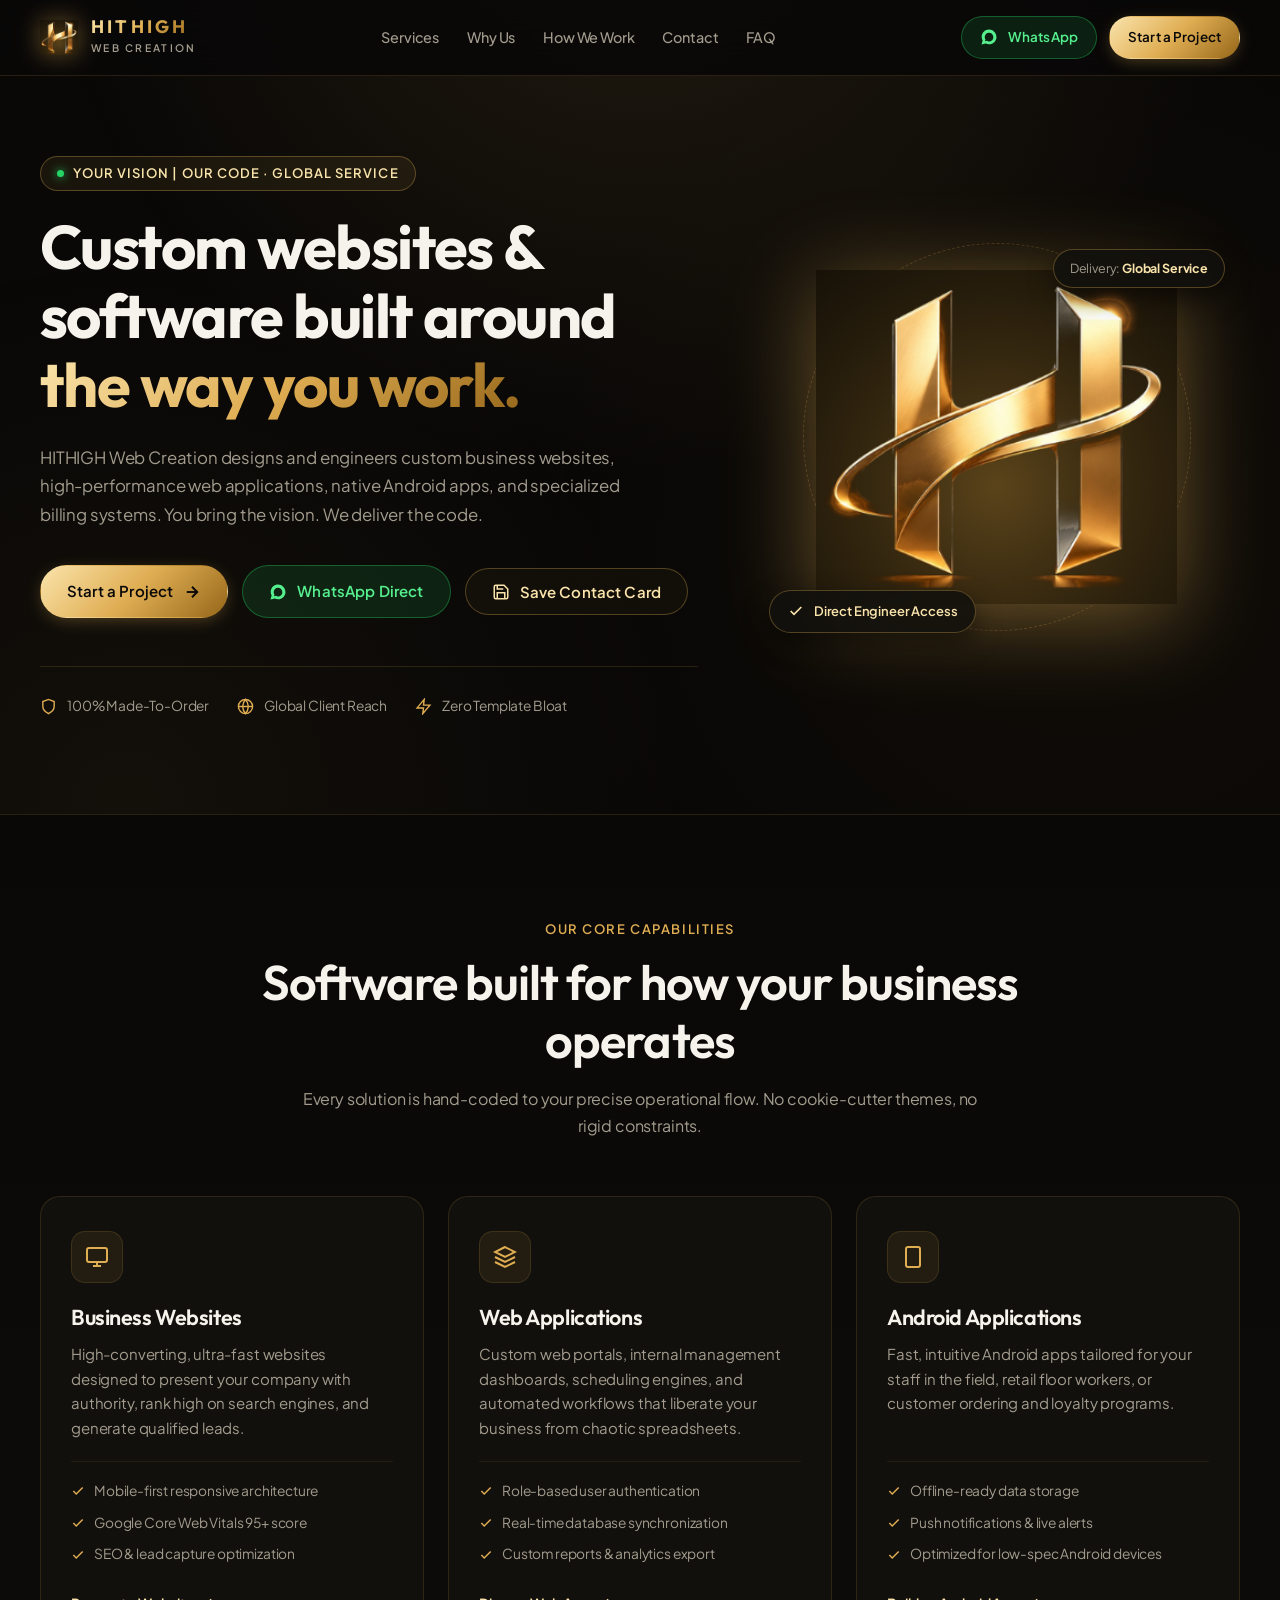
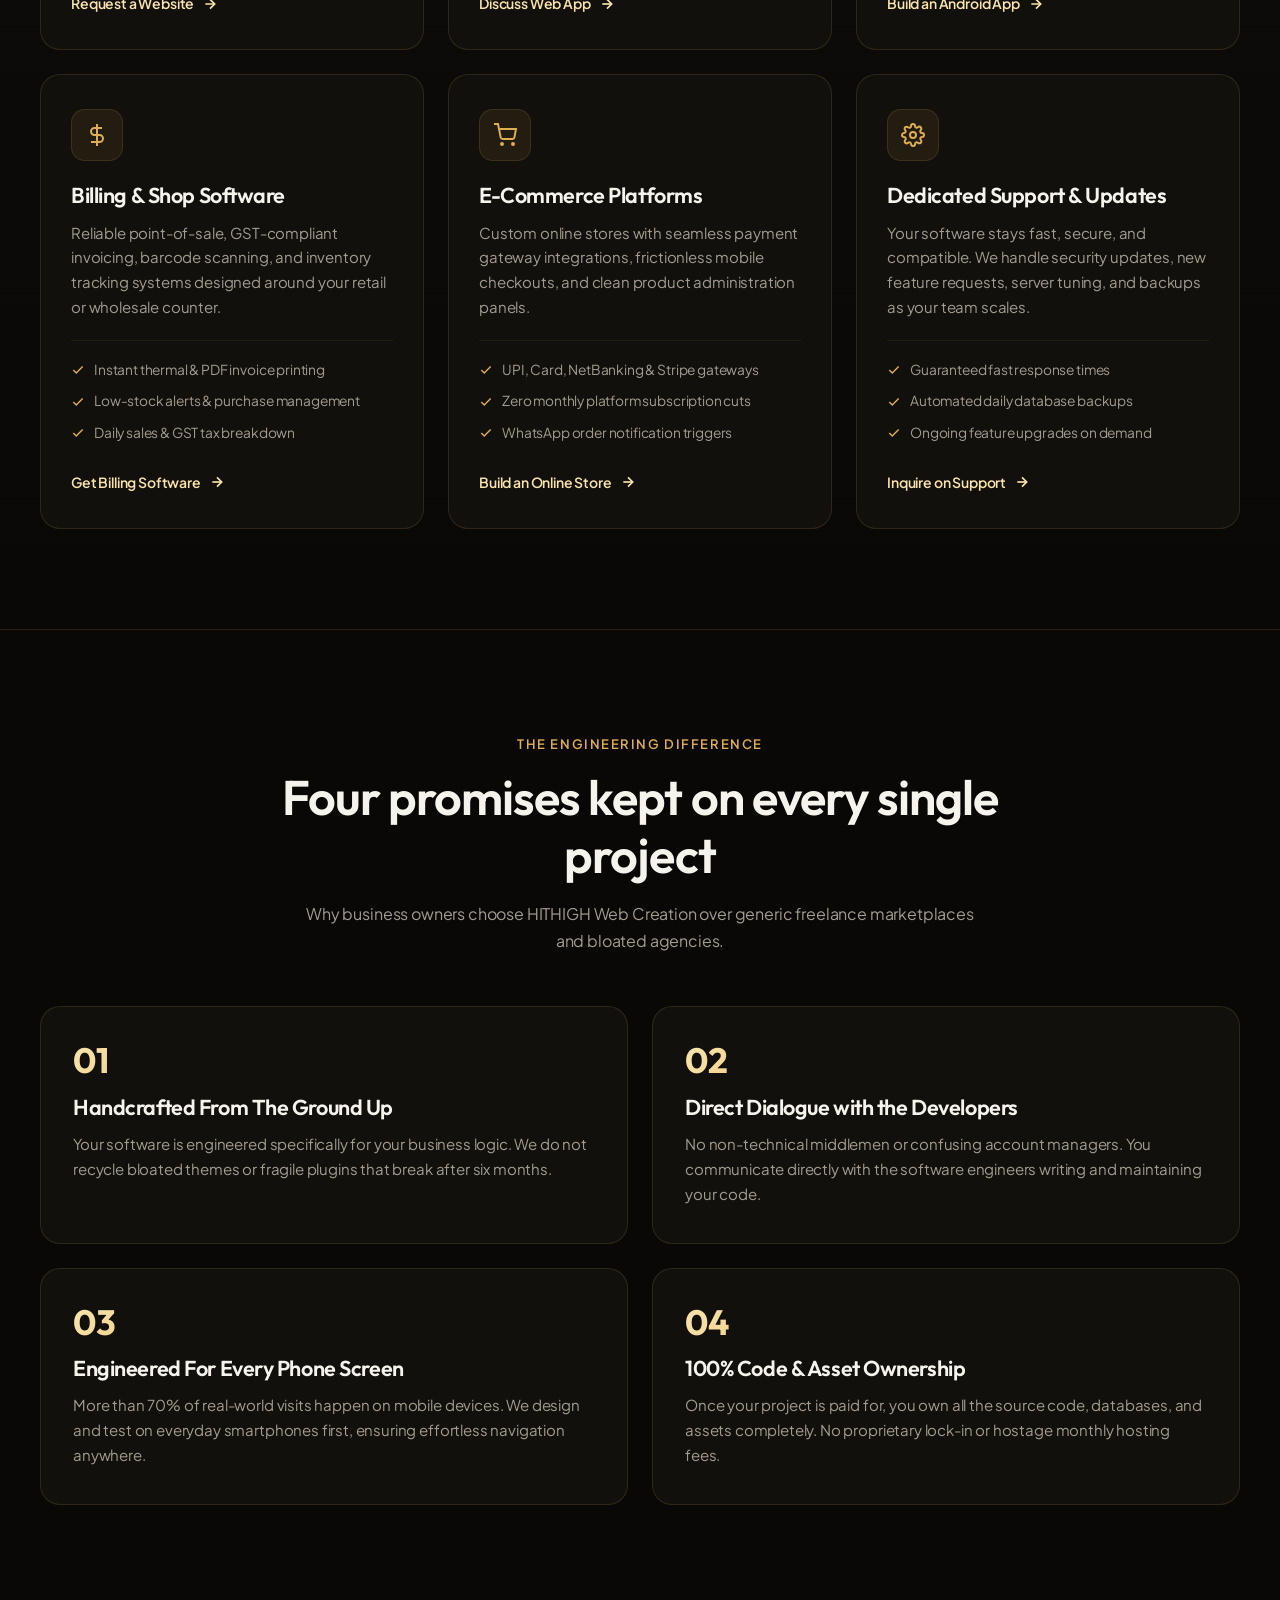
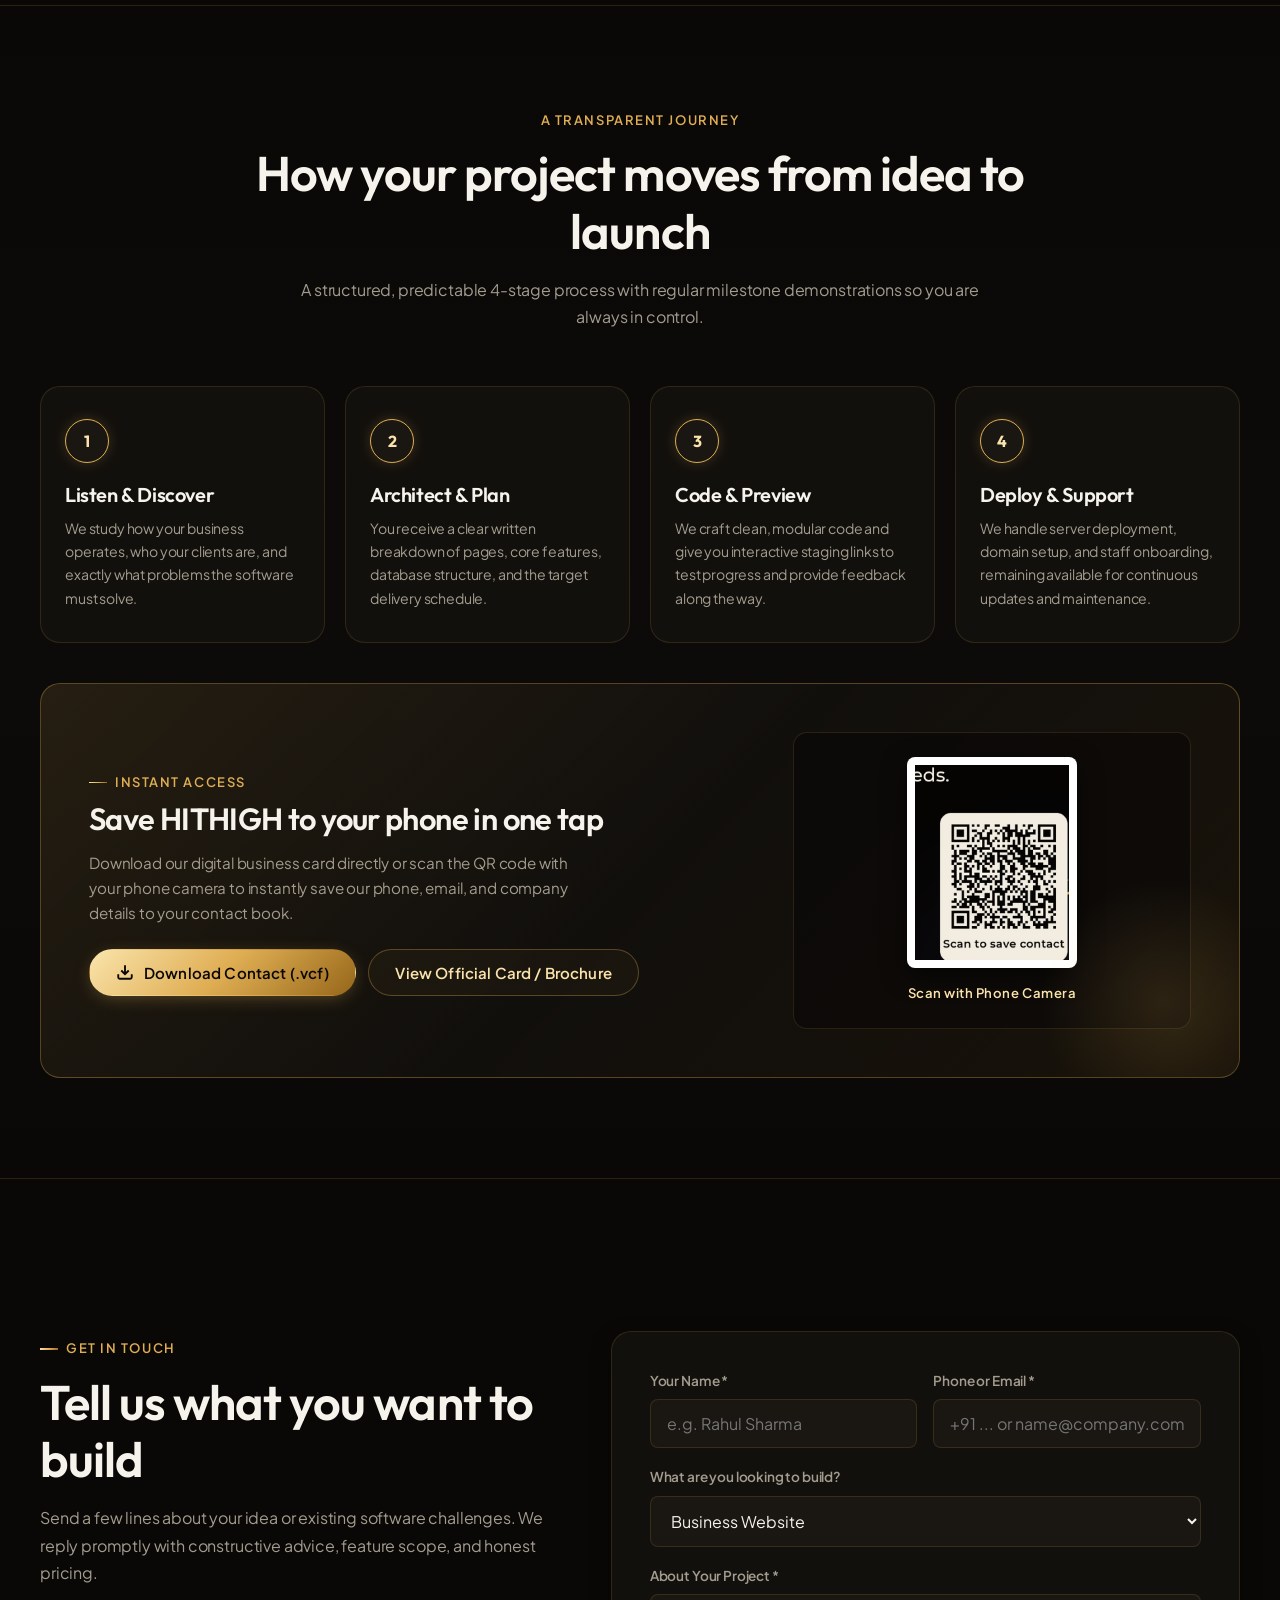
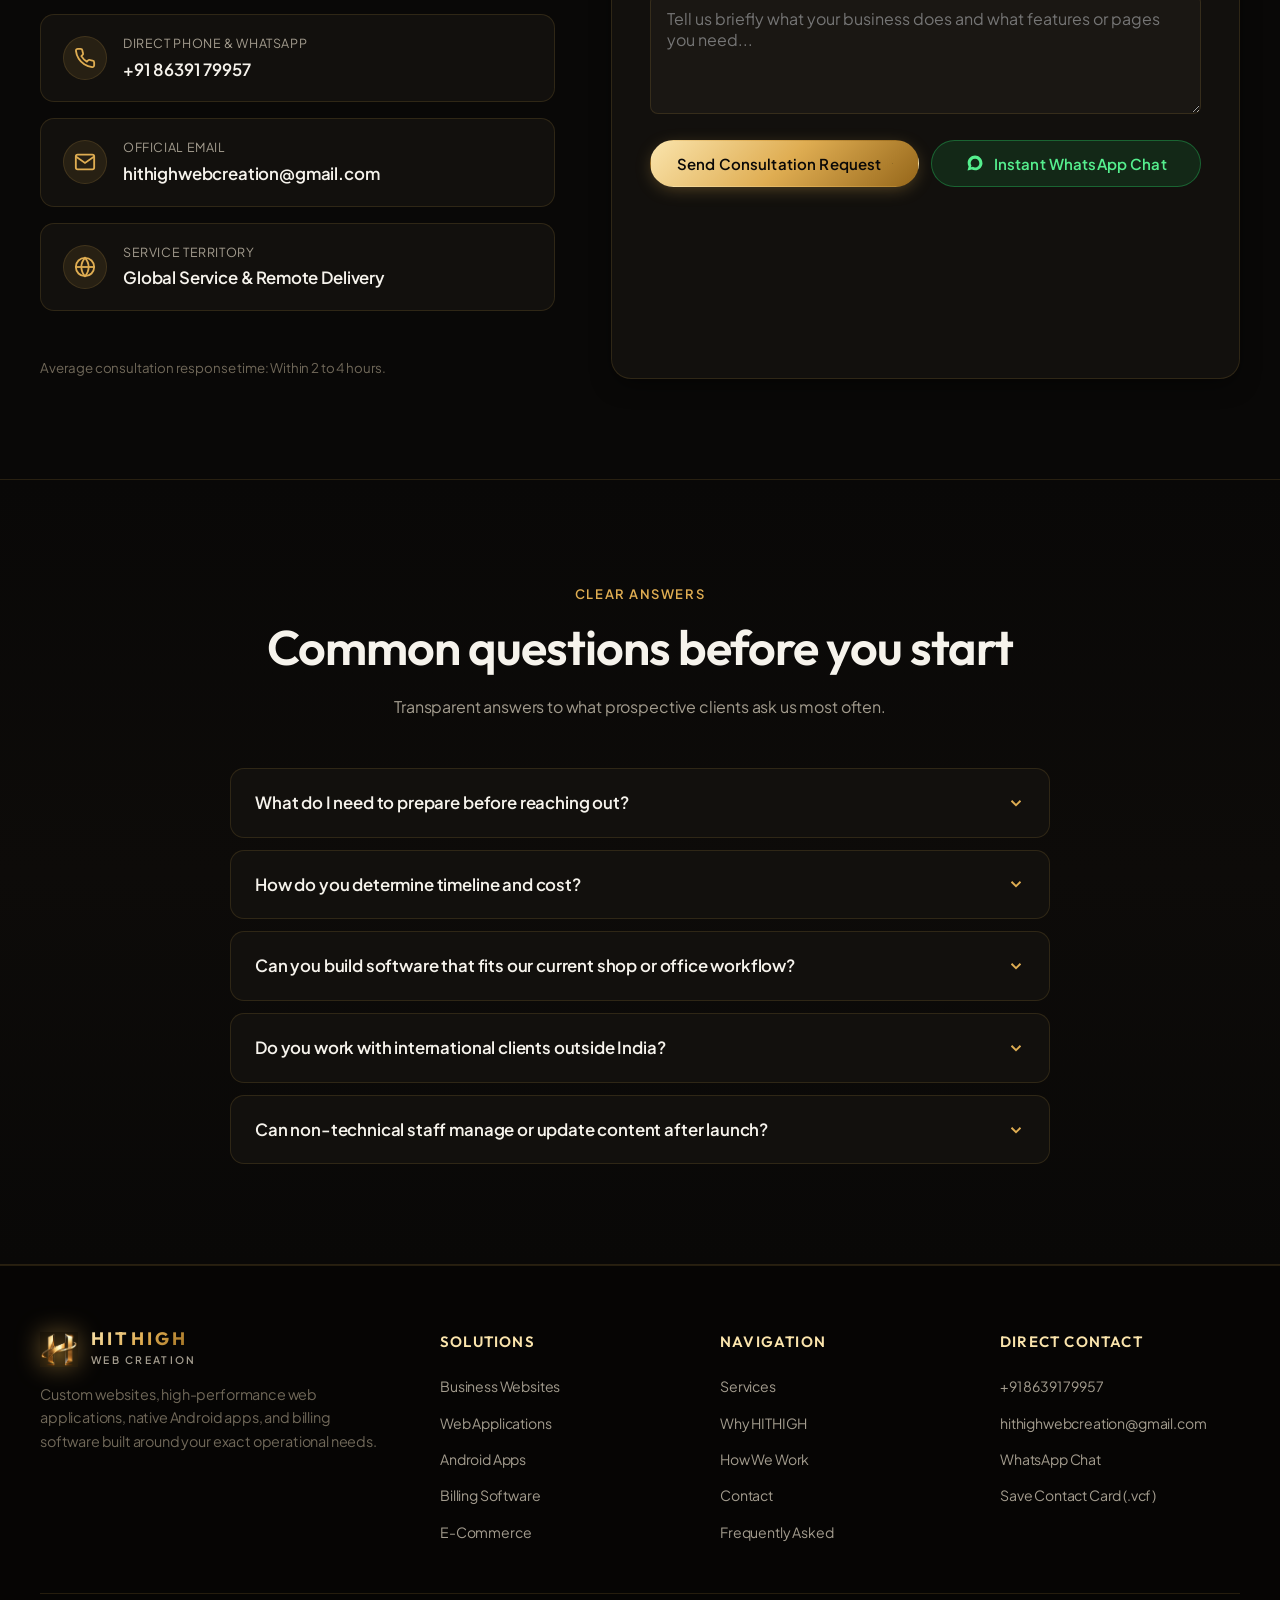
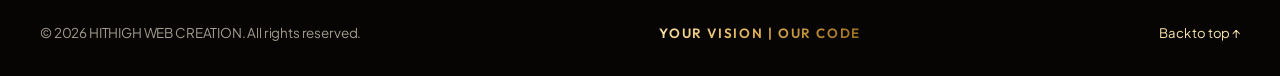
<file: index.html>
<!DOCTYPE html>
<html lang="en">
<head>
  <meta charset="utf-8">
  <meta name="viewport" content="width=device-width, initial-scale=1, viewport-fit=cover">
  <title>HITHIGH Web Creation | Your Vision, Our Code | Bespoke Software & Websites</title>
  <meta name="description" content="HITHIGH Web Creation crafts bespoke websites, high-performance web applications, native Android apps, and custom billing software built around your exact business needs.">
  <meta name="theme-color" content="#090807">

  <!-- Open Graph Meta Tags -->
  <meta property="og:title" content="HITHIGH Web Creation | Your Vision, Our Code">
  <meta property="og:description" content="Custom websites, web apps, Android apps, and billing software built around your exact business needs. Global service.">
  <meta property="og:image" content="assets/hithigh-official-card.png">
  <meta property="og:type" content="website">

  <!-- Favicon -->
  <link rel="icon" type="image/png" href="assets/favicon.png">

  <!-- Google Fonts: Outfit & Plus Jakarta Sans -->
  <link rel="preconnect" href="https://fonts.googleapis.com">
  <link rel="preconnect" href="https://fonts.gstatic.com" crossorigin>
  <link href="https://fonts.googleapis.com/css2?family=Outfit:wght@400;500;600;700;800&family=Plus+Jakarta+Sans:wght@400;500;600;700&display=swap" rel="stylesheet">

  <!-- Main Stylesheet -->
  <link rel="stylesheet" href="css/style.css">
</head>
<body>

  <!-- =======================================================================
       SITE HEADER & NAVIGATION
       ======================================================================= -->
  <header class="site-header" role="banner">
    <div class="container nav-wrapper">
      <a href="#top" class="brand-link" aria-label="HITHIGH Web Creation Home">
        <img src="assets/hithigh-logo.png" alt="HITHIGH Gold Emblem" class="brand-logo-img" width="38" height="30">
        <div class="brand-text-block">
          <span class="brand-title">HITHIGH</span>
          <span class="brand-subtitle">WEB CREATION</span>
        </div>
      </a>

      <!-- Desktop Navigation Links -->
      <nav class="site-nav" role="navigation" aria-label="Main Navigation">
        <ul class="nav-links" id="nav-links">
          <li><a href="#services">Services</a></li>
          <li><a href="#standards">Why Us</a></li>
          <li><a href="#process">How We Work</a></li>
          <li><a href="#contact">Contact</a></li>
          <li><a href="#faq">FAQ</a></li>
        </ul>
      </nav>

      <!-- Quick Action CTAs -->
      <div class="header-cta-group">
        <a href="https://wa.me/918639179957" class="btn btn-whatsapp btn-sm" target="_blank" rel="noopener" aria-label="Chat on WhatsApp">
          <svg class="btn-icon" viewBox="0 0 24 24" fill="currentColor">
            <path d="M12.031 6.172c-3.181 0-5.767 2.586-5.768 5.766-.001 1.298.38 2.27 1.019 3.287l-.711 2.598 2.669-.699c.969.54 1.777.818 2.789.819h.002c3.181 0 5.767-2.586 5.768-5.766 0-3.18-2.586-5.766-5.768-5.766zm9.969 5.766c0 5.405-4.394 9.799-9.799 9.799-1.636 0-3.176-.407-4.536-1.127l-5.665 1.484 1.516-5.526c-.82-1.423-1.285-3.072-1.285-4.83 0-5.405 4.394-9.799 9.799-9.799 5.405 0 9.799 4.394 9.799 9.799z"/>
          </svg>
          <span>WhatsApp</span>
        </a>
        <a href="#contact" class="btn btn-gold btn-sm">Start a Project</a>
        
        <!-- Mobile Menu Toggle Button -->
        <button class="mobile-menu-btn" id="mobile-menu-btn" aria-label="Toggle navigation menu" aria-expanded="false">
          <svg width="24" height="24" viewBox="0 0 24 24" fill="none" stroke="currentColor" stroke-width="2">
            <line x1="3" y1="12" x2="21" y2="12"></line>
            <line x1="3" y1="6" x2="21" y2="6"></line>
            <line x1="3" y1="18" x2="21" y2="18"></line>
          </svg>
        </button>
      </div>
    </div>
  </header>

  <main id="top">
    <!-- =======================================================================
         HERO SECTION
         ======================================================================= -->
    <section class="hero-section" aria-labelledby="hero-heading">
      <div class="container hero-grid">
        <div class="hero-content">
          <div class="hero-badge">
            <span class="pulse-dot"></span>
            <span>YOUR VISION | OUR CODE &middot; GLOBAL SERVICE</span>
          </div>

          <h1 id="hero-heading" class="hero-headline">
            Custom websites &amp; software built around <span class="gold-gradient-text">the way you work.</span>
          </h1>

          <p class="hero-subhead">
            HITHIGH Web Creation designs and engineers custom business websites, high-performance web applications, native Android apps, and specialized billing systems. You bring the vision. We deliver the code.
          </p>

          <div class="hero-actions">
            <a href="#contact" class="btn btn-gold">
              <span>Start a Project</span>
              <svg width="18" height="18" viewBox="0 0 24 24" fill="none" stroke="currentColor" stroke-width="2.5">
                <line x1="5" y1="12" x2="19" y2="12"></line>
                <polyline points="12 5 19 12 12 19"></polyline>
              </svg>
            </a>
            <a href="https://wa.me/918639179957" class="btn btn-whatsapp" target="_blank" rel="noopener" data-role="wa-direct-link">
              <svg class="btn-icon" viewBox="0 0 24 24" fill="currentColor">
                <path d="M12.031 6.172c-3.181 0-5.767 2.586-5.768 5.766-.001 1.298.38 2.27 1.019 3.287l-.711 2.598 2.669-.699c.969.54 1.777.818 2.789.819h.002c3.181 0 5.767-2.586 5.768-5.766 0-3.18-2.586-5.766-5.768-5.766zm9.969 5.766c0 5.405-4.394 9.799-9.799 9.799-1.636 0-3.176-.407-4.536-1.127l-5.665 1.484 1.516-5.526c-.82-1.423-1.285-3.072-1.285-4.83 0-5.405 4.394-9.799 9.799-9.799 5.405 0 9.799 4.394 9.799 9.799z"/>
              </svg>
              <span>WhatsApp Direct</span>
            </a>
            <button class="btn btn-outline" data-action="save-vcard">
              <svg width="18" height="18" viewBox="0 0 24 24" fill="none" stroke="currentColor" stroke-width="2">
                <path d="M19 21H5a2 2 0 0 1-2-2V5a2 2 0 0 1 2-2h11l5 5v11a2 2 0 0 1-2 2z"></path>
                <polyline points="17 21 17 13 7 13 7 21"></polyline>
                <polyline points="7 3 7 8 15 8"></polyline>
              </svg>
              <span>Save Contact Card</span>
            </button>
          </div>

          <!-- Trust & Standards Bar -->
          <div class="hero-trust-bar">
            <div class="trust-item">
              <svg viewBox="0 0 24 24" fill="none" stroke="currentColor" stroke-width="2">
                <path d="M12 22s8-4 8-10V5l-8-3-8 3v7c0 6 8 10 8 10z"></path>
              </svg>
              <span>100% Made-To-Order</span>
            </div>
            <div class="trust-item">
              <svg viewBox="0 0 24 24" fill="none" stroke="currentColor" stroke-width="2">
                <circle cx="12" cy="12" r="10"></circle>
                <line x1="2" y1="12" x2="22" y2="12"></line>
                <path d="M12 2a15.3 15.3 0 0 1 4 10 15.3 15.3 0 0 1-4 10 15.3 15.3 0 0 1-4-10 15.3 15.3 0 0 1 4-10z"></path>
              </svg>
              <span>Global Client Reach</span>
            </div>
            <div class="trust-item">
              <svg viewBox="0 0 24 24" fill="none" stroke="currentColor" stroke-width="2">
                <polygon points="13 2 3 14 12 14 11 22 21 10 12 10 13 2"></polygon>
              </svg>
              <span>Zero Template Bloat</span>
            </div>
          </div>
        </div>

        <!-- Hero Visual: 3D Gold H Emblem -->
        <div class="hero-visual">
          <div class="hero-visual-frame">
            <div class="hero-glow-halo"></div>
            <div class="hero-gold-ring"></div>
            <img src="assets/hithigh-logo.png" alt="HITHIGH 3D Sculpted Gold Logo" class="hero-logo-img" width="380" height="295">
            
            <div class="hero-floating-pill-right">
              <span>Delivery: <strong>Global Service</strong></span>
            </div>
            <div class="hero-floating-pill">
              <svg width="16" height="16" viewBox="0 0 24 24" fill="none" stroke="currentColor" stroke-width="2.5">
                <polyline points="20 6 9 17 4 12"></polyline>
              </svg>
              <span>Direct Engineer Access</span>
            </div>
          </div>
        </div>
      </div>
    </section>

    <!-- =======================================================================
         SERVICES SECTION ("WHAT WE BUILD")
         ======================================================================= -->
    <section id="services" class="section section-alt" aria-labelledby="services-heading">
      <div class="container">
        <div class="text-center">
          <span class="section-eyebrow">Our Core Capabilities</span>
          <h2 id="services-heading" class="section-title">Software built for how your business operates</h2>
          <p class="section-desc">Every solution is hand-coded to your precise operational flow. No cookie-cutter themes, no rigid constraints.</p>
        </div>

        <div class="services-grid">
          <!-- Service 1: Business Websites -->
          <article class="service-card">
            <div class="service-icon-box">
              <svg width="24" height="24" viewBox="0 0 24 24" fill="none" stroke="currentColor" stroke-width="2">
                <rect x="2" y="3" width="20" height="14" rx="2" ry="2"></rect>
                <line x1="8" y1="21" x2="16" y2="21"></line>
                <line x1="12" y1="17" x2="12" y2="21"></line>
              </svg>
            </div>
            <h3 class="service-card-title">Business Websites</h3>
            <p class="service-card-desc">
              High-converting, ultra-fast websites designed to present your company with authority, rank high on search engines, and generate qualified leads.
            </p>
            <ul class="service-features-list">
              <li>
                <svg viewBox="0 0 24 24" fill="none" stroke="currentColor" stroke-width="2.5"><polyline points="20 6 9 17 4 12"></polyline></svg>
                <span>Mobile-first responsive architecture</span>
              </li>
              <li>
                <svg viewBox="0 0 24 24" fill="none" stroke="currentColor" stroke-width="2.5"><polyline points="20 6 9 17 4 12"></polyline></svg>
                <span>Google Core Web Vitals 95+ score</span>
              </li>
              <li>
                <svg viewBox="0 0 24 24" fill="none" stroke="currentColor" stroke-width="2.5"><polyline points="20 6 9 17 4 12"></polyline></svg>
                <span>SEO &amp; lead capture optimization</span>
              </li>
            </ul>
            <a href="#contact" class="service-action-link" data-service-name="Business website">
              <span>Request a Website</span>
              <svg width="16" height="16" viewBox="0 0 24 24" fill="none" stroke="currentColor" stroke-width="2.5"><line x1="5" y1="12" x2="19" y2="12"></line><polyline points="12 5 19 12 12 19"></polyline></svg>
            </a>
          </article>

          <!-- Service 2: Web Applications -->
          <article class="service-card">
            <div class="service-icon-box">
              <svg width="24" height="24" viewBox="0 0 24 24" fill="none" stroke="currentColor" stroke-width="2">
                <polygon points="12 2 2 7 12 12 22 7 12 2"></polygon>
                <polyline points="2 17 12 22 22 17"></polyline>
                <polyline points="2 12 12 17 22 12"></polyline>
              </svg>
            </div>
            <h3 class="service-card-title">Web Applications</h3>
            <p class="service-card-desc">
              Custom web portals, internal management dashboards, scheduling engines, and automated workflows that liberate your business from chaotic spreadsheets.
            </p>
            <ul class="service-features-list">
              <li>
                <svg viewBox="0 0 24 24" fill="none" stroke="currentColor" stroke-width="2.5"><polyline points="20 6 9 17 4 12"></polyline></svg>
                <span>Role-based user authentication</span>
              </li>
              <li>
                <svg viewBox="0 0 24 24" fill="none" stroke="currentColor" stroke-width="2.5"><polyline points="20 6 9 17 4 12"></polyline></svg>
                <span>Real-time database synchronization</span>
              </li>
              <li>
                <svg viewBox="0 0 24 24" fill="none" stroke="currentColor" stroke-width="2.5"><polyline points="20 6 9 17 4 12"></polyline></svg>
                <span>Custom reports &amp; analytics export</span>
              </li>
            </ul>
            <a href="#contact" class="service-action-link" data-service-name="Web application">
              <span>Discuss Web App</span>
              <svg width="16" height="16" viewBox="0 0 24 24" fill="none" stroke="currentColor" stroke-width="2.5"><line x1="5" y1="12" x2="19" y2="12"></line><polyline points="12 5 19 12 12 19"></polyline></svg>
            </a>
          </article>

          <!-- Service 3: Android Apps -->
          <article class="service-card">
            <div class="service-icon-box">
              <svg width="24" height="24" viewBox="0 0 24 24" fill="none" stroke="currentColor" stroke-width="2">
                <rect x="5" y="2" width="14" height="20" rx="2" ry="2"></rect>
                <line x1="12" y1="18" x2="12.01" y2="18"></line>
              </svg>
            </div>
            <h3 class="service-card-title">Android Applications</h3>
            <p class="service-card-desc">
              Fast, intuitive Android apps tailored for your staff in the field, retail floor workers, or customer ordering and loyalty programs.
            </p>
            <ul class="service-features-list">
              <li>
                <svg viewBox="0 0 24 24" fill="none" stroke="currentColor" stroke-width="2.5"><polyline points="20 6 9 17 4 12"></polyline></svg>
                <span>Offline-ready data storage</span>
              </li>
              <li>
                <svg viewBox="0 0 24 24" fill="none" stroke="currentColor" stroke-width="2.5"><polyline points="20 6 9 17 4 12"></polyline></svg>
                <span>Push notifications &amp; live alerts</span>
              </li>
              <li>
                <svg viewBox="0 0 24 24" fill="none" stroke="currentColor" stroke-width="2.5"><polyline points="20 6 9 17 4 12"></polyline></svg>
                <span>Optimized for low-spec Android devices</span>
              </li>
            </ul>
            <a href="#contact" class="service-action-link" data-service-name="Android app">
              <span>Build an Android App</span>
              <svg width="16" height="16" viewBox="0 0 24 24" fill="none" stroke="currentColor" stroke-width="2.5"><line x1="5" y1="12" x2="19" y2="12"></line><polyline points="12 5 19 12 12 19"></polyline></svg>
            </a>
          </article>

          <!-- Service 4: Billing Software -->
          <article class="service-card">
            <div class="service-icon-box">
              <svg width="24" height="24" viewBox="0 0 24 24" fill="none" stroke="currentColor" stroke-width="2">
                <line x1="12" y1="1" x2="12" y2="23"></line>
                <path d="M17 5H9.5a3.5 3.5 0 0 0 0 7h5a3.5 3.5 0 0 1 0 7H6"></path>
              </svg>
            </div>
            <h3 class="service-card-title">Billing &amp; Shop Software</h3>
            <p class="service-card-desc">
              Reliable point-of-sale, GST-compliant invoicing, barcode scanning, and inventory tracking systems designed around your retail or wholesale counter.
            </p>
            <ul class="service-features-list">
              <li>
                <svg viewBox="0 0 24 24" fill="none" stroke="currentColor" stroke-width="2.5"><polyline points="20 6 9 17 4 12"></polyline></svg>
                <span>Instant thermal &amp; PDF invoice printing</span>
              </li>
              <li>
                <svg viewBox="0 0 24 24" fill="none" stroke="currentColor" stroke-width="2.5"><polyline points="20 6 9 17 4 12"></polyline></svg>
                <span>Low-stock alerts &amp; purchase management</span>
              </li>
              <li>
                <svg viewBox="0 0 24 24" fill="none" stroke="currentColor" stroke-width="2.5"><polyline points="20 6 9 17 4 12"></polyline></svg>
                <span>Daily sales &amp; GST tax breakdown</span>
              </li>
            </ul>
            <a href="#contact" class="service-action-link" data-service-name="Billing or shop software">
              <span>Get Billing Software</span>
              <svg width="16" height="16" viewBox="0 0 24 24" fill="none" stroke="currentColor" stroke-width="2.5"><line x1="5" y1="12" x2="19" y2="12"></line><polyline points="12 5 19 12 12 19"></polyline></svg>
            </a>
          </article>

          <!-- Service 5: E-Commerce -->
          <article class="service-card">
            <div class="service-icon-box">
              <svg width="24" height="24" viewBox="0 0 24 24" fill="none" stroke="currentColor" stroke-width="2">
                <circle cx="9" cy="21" r="1"></circle>
                <circle cx="20" cy="21" r="1"></circle>
                <path d="M1 1h4l2.68 13.39a2 2 0 0 0 2 1.61h9.72a2 2 0 0 0 2-1.61L23 6H6"></path>
              </svg>
            </div>
            <h3 class="service-card-title">E-Commerce Platforms</h3>
            <p class="service-card-desc">
              Custom online stores with seamless payment gateway integrations, frictionless mobile checkouts, and clean product administration panels.
            </p>
            <ul class="service-features-list">
              <li>
                <svg viewBox="0 0 24 24" fill="none" stroke="currentColor" stroke-width="2.5"><polyline points="20 6 9 17 4 12"></polyline></svg>
                <span>UPI, Card, NetBanking &amp; Stripe gateways</span>
              </li>
              <li>
                <svg viewBox="0 0 24 24" fill="none" stroke="currentColor" stroke-width="2.5"><polyline points="20 6 9 17 4 12"></polyline></svg>
                <span>Zero monthly platform subscription cuts</span>
              </li>
              <li>
                <svg viewBox="0 0 24 24" fill="none" stroke="currentColor" stroke-width="2.5"><polyline points="20 6 9 17 4 12"></polyline></svg>
                <span>WhatsApp order notification triggers</span>
              </li>
            </ul>
            <a href="#contact" class="service-action-link" data-service-name="Online store">
              <span>Build an Online Store</span>
              <svg width="16" height="16" viewBox="0 0 24 24" fill="none" stroke="currentColor" stroke-width="2.5"><line x1="5" y1="12" x2="19" y2="12"></line><polyline points="12 5 19 12 12 19"></polyline></svg>
            </a>
          </article>

          <!-- Service 6: Maintenance & Growth -->
          <article class="service-card">
            <div class="service-icon-box">
              <svg width="24" height="24" viewBox="0 0 24 24" fill="none" stroke="currentColor" stroke-width="2">
                <circle cx="12" cy="12" r="3"></circle>
                <path d="M19.4 15a1.65 1.65 0 0 0 .33 1.82l.06.06a2 2 0 0 1 0 2.83 2 2 0 0 1-2.83 0l-.06-.06a1.65 1.65 0 0 0-1.82-.33 1.65 1.65 0 0 0-1 1.51V21a2 2 0 0 1-2 2 2 2 0 0 1-2-2v-.09A1.65 1.65 0 0 0 9 19.4a1.65 1.65 0 0 0-1.82.33l-.06.06a2 2 0 0 1-2.83 0 2 2 0 0 1 0-2.83l.06-.06a1.65 1.65 0 0 0 .33-1.82 1.65 1.65 0 0 0-1.51-1H3a2 2 0 0 1-2-2 2 2 0 0 1 2-2h.09A1.65 1.65 0 0 0 4.6 9a1.65 1.65 0 0 0-.33-1.82l-.06-.06a2 2 0 0 1 0-2.83 2 2 0 0 1 2.83 0l.06.06a1.65 1.65 0 0 0 1.82.33H9a1.65 1.65 0 0 0 1-1.51V3a2 2 0 0 1 2-2 2 2 0 0 1 2 2v.09a1.65 1.65 0 0 0 1 1.51 1.65 1.65 0 0 0 1.82-.33l.06-.06a2 2 0 0 1 2.83 0 2 2 0 0 1 0 2.83l-.06.06a1.65 1.65 0 0 0-.33 1.82V9a1.65 1.65 0 0 0 1.51 1H21a2 2 0 0 1 2 2 2 2 0 0 1-2 2h-.09a1.65 1.65 0 0 0-1.51 1z"></path>
              </svg>
            </div>
            <h3 class="service-card-title">Dedicated Support &amp; Updates</h3>
            <p class="service-card-desc">
              Your software stays fast, secure, and compatible. We handle security updates, new feature requests, server tuning, and backups as your team scales.
            </p>
            <ul class="service-features-list">
              <li>
                <svg viewBox="0 0 24 24" fill="none" stroke="currentColor" stroke-width="2.5"><polyline points="20 6 9 17 4 12"></polyline></svg>
                <span>Guaranteed fast response times</span>
              </li>
              <li>
                <svg viewBox="0 0 24 24" fill="none" stroke="currentColor" stroke-width="2.5"><polyline points="20 6 9 17 4 12"></polyline></svg>
                <span>Automated daily database backups</span>
              </li>
              <li>
                <svg viewBox="0 0 24 24" fill="none" stroke="currentColor" stroke-width="2.5"><polyline points="20 6 9 17 4 12"></polyline></svg>
                <span>Ongoing feature upgrades on demand</span>
              </li>
            </ul>
            <a href="#contact" class="service-action-link" data-service-name="Updates and support">
              <span>Inquire on Support</span>
              <svg width="16" height="16" viewBox="0 0 24 24" fill="none" stroke="currentColor" stroke-width="2.5"><line x1="5" y1="12" x2="19" y2="12"></line><polyline points="12 5 19 12 12 19"></polyline></svg>
            </a>
          </article>
        </div>
      </div>
    </section>

    <!-- =======================================================================
         STANDARDS & WHY WORK WITH HITHIGH
         ======================================================================= -->
    <section id="standards" class="section" aria-labelledby="standards-heading">
      <div class="container">
        <div class="text-center">
          <span class="section-eyebrow">The Engineering Difference</span>
          <h2 id="standards-heading" class="section-title">Four promises kept on every single project</h2>
          <p class="section-desc">Why business owners choose HITHIGH Web Creation over generic freelance marketplaces and bloated agencies.</p>
        </div>

        <div class="commitments-grid">
          <div class="commitment-card">
            <div class="commitment-card-num">01</div>
            <h3>Handcrafted From The Ground Up</h3>
            <p>
              Your software is engineered specifically for your business logic. We do not recycle bloated themes or fragile plugins that break after six months.
            </p>
          </div>

          <div class="commitment-card">
            <div class="commitment-card-num">02</div>
            <h3>Direct Dialogue with the Developers</h3>
            <p>
              No non-technical middlemen or confusing account managers. You communicate directly with the software engineers writing and maintaining your code.
            </p>
          </div>

          <div class="commitment-card">
            <div class="commitment-card-num">03</div>
            <h3>Engineered For Every Phone Screen</h3>
            <p>
              More than 70% of real-world visits happen on mobile devices. We design and test on everyday smartphones first, ensuring effortless navigation anywhere.
            </p>
          </div>

          <div class="commitment-card">
            <div class="commitment-card-num">04</div>
            <h3>100% Code &amp; Asset Ownership</h3>
            <p>
              Once your project is paid for, you own all the source code, databases, and assets completely. No proprietary lock-in or hostage monthly hosting fees.
            </p>
          </div>
        </div>
      </div>
    </section>

    <!-- =======================================================================
         PROCESS SECTION ("HOW WE WORK")
         ======================================================================= -->
    <section id="process" class="section section-alt" aria-labelledby="process-heading">
      <div class="container">
        <div class="text-center">
          <span class="section-eyebrow">A Transparent Journey</span>
          <h2 id="process-heading" class="section-title">How your project moves from idea to launch</h2>
          <p class="section-desc">A structured, predictable 4-stage process with regular milestone demonstrations so you are always in control.</p>
        </div>

        <div class="process-steps-grid">
          <div class="process-step-item">
            <div class="process-step-badge">1</div>
            <h3>Listen &amp; Discover</h3>
            <p>
              We study how your business operates, who your clients are, and exactly what problems the software must solve.
            </p>
          </div>

          <div class="process-step-item">
            <div class="process-step-badge">2</div>
            <h3>Architect &amp; Plan</h3>
            <p>
              You receive a clear written breakdown of pages, core features, database structure, and the target delivery schedule.
            </p>
          </div>

          <div class="process-step-item">
            <div class="process-step-badge">3</div>
            <h3>Code &amp; Preview</h3>
            <p>
              We craft clean, modular code and give you interactive staging links to test progress and provide feedback along the way.
            </p>
          </div>

          <div class="process-step-item">
            <div class="process-step-badge">4</div>
            <h3>Deploy &amp; Support</h3>
            <p>
              We handle server deployment, domain setup, and staff onboarding, remaining available for continuous updates and maintenance.
            </p>
          </div>
        </div>

        <!-- Digital Card & QR Code Banner (Directly honoring flyer) -->
        <div class="digital-card-banner">
          <div class="digital-card-grid">
            <div>
              <span class="section-eyebrow" style="margin-bottom:8px;">Instant Access</span>
              <h3 style="font-size:clamp(1.5rem, 2.4vw, 2.1rem); margin-bottom:12px;">Save HITHIGH to your phone in one tap</h3>
              <p style="color:var(--text-muted); max-width:44ch; margin-bottom:24px; font-size:0.95rem;">
                Download our digital business card directly or scan the QR code with your phone camera to instantly save our phone, email, and company details to your contact book.
              </p>
              <div style="display:flex; flex-wrap:wrap; gap:12px;">
                <button class="btn btn-gold" data-action="save-vcard">
                  <svg width="18" height="18" viewBox="0 0 24 24" fill="none" stroke="currentColor" stroke-width="2.5">
                    <path d="M21 15v4a2 2 0 0 1-2 2H5a2 2 0 0 1-2-2v-4"></path>
                    <polyline points="7 10 12 15 17 10"></polyline>
                    <line x1="12" y1="15" x2="12" y2="3"></line>
                  </svg>
                  <span>Download Contact (.vcf)</span>
                </button>
                <button class="btn btn-outline" data-open-modal="digital-card">
                  <span>View Official Card / Brochure</span>
                </button>
              </div>
            </div>

            <!-- Authentic QR Code Box -->
            <div class="digital-card-qr-box">
              <img src="assets/hithigh-qr-card.png" alt="Scan to save HITHIGH contact" class="qr-image-display" width="200" height="240">
              <span class="qr-caption">Scan with Phone Camera</span>
            </div>
          </div>
        </div>
      </div>
    </section>

    <!-- =======================================================================
         CONTACT & INQUIRY FORM
         ======================================================================= -->
    <section id="contact" class="section" aria-labelledby="contact-heading">
      <div class="container">
        <div class="contact-section-grid">
          <!-- Left: Direct Contact Information -->
          <div class="contact-info-col">
            <div>
              <span class="section-eyebrow">Get In Touch</span>
              <h2 id="contact-heading" class="section-title">Tell us what you want to build</h2>
              <p class="section-desc">
                Send a few lines about your idea or existing software challenges. We reply promptly with constructive advice, feature scope, and honest pricing.
              </p>

              <div class="contact-channels-list">
                <!-- Phone / WhatsApp -->
                <a href="https://wa.me/918639179957" class="contact-channel-card" target="_blank" rel="noopener">
                  <div class="channel-icon">
                    <svg width="22" height="22" viewBox="0 0 24 24" fill="none" stroke="currentColor" stroke-width="2">
                      <path d="M22 16.92v3a2 2 0 0 1-2.18 2 19.79 19.79 0 0 1-8.63-3.07 19.5 19.5 0 0 1-6-6 19.79 19.79 0 0 1-3.07-8.67A2 2 0 0 1 4.11 2h3a2 2 0 0 1 2 1.72 12.84 12.84 0 0 0 .7 2.81 2 2 0 0 1-.45 2.11L8.09 9.91a16 16 0 0 0 6 6l1.27-1.27a2 2 0 0 1 2.11-.45 12.84 12.84 0 0 0 2.81.7A2 2 0 0 1 22 16.92z"></path>
                    </svg>
                  </div>
                  <div class="channel-details">
                    <small>Direct Phone &amp; WhatsApp</small>
                    <strong>+91 86391 79957</strong>
                  </div>
                </a>

                <!-- Email -->
                <a href="mailto:hithighwebcreation@gmail.com" class="contact-channel-card">
                  <div class="channel-icon">
                    <svg width="22" height="22" viewBox="0 0 24 24" fill="none" stroke="currentColor" stroke-width="2">
                      <path d="M4 4h16c1.1 0 2 .9 2 2v12c0 1.1-.9 2-2 2H4c-1.1 0-2-.9-2-2V6c0-1.1.9-2 2-2z"></path>
                      <polyline points="22,6 12,13 2,6"></polyline>
                    </svg>
                  </div>
                  <div class="channel-details">
                    <small>Official Email</small>
                    <strong>hithighwebcreation@gmail.com</strong>
                  </div>
                </a>

                <!-- Service Region -->
                <div class="contact-channel-card">
                  <div class="channel-icon">
                    <svg width="22" height="22" viewBox="0 0 24 24" fill="none" stroke="currentColor" stroke-width="2">
                      <circle cx="12" cy="12" r="10"></circle>
                      <line x1="2" y1="12" x2="22" y2="12"></line>
                      <path d="M12 2a15.3 15.3 0 0 1 4 10 15.3 15.3 0 0 1-4 10 15.3 15.3 0 0 1-4-10 15.3 15.3 0 0 1 4-10z"></path>
                    </svg>
                  </div>
                  <div class="channel-details">
                    <small>Service Territory</small>
                    <strong>Global Service &amp; Remote Delivery</strong>
                  </div>
                </div>
              </div>
            </div>

            <div style="padding-top:14px;">
              <small style="color:var(--text-dim); display:block;">Average consultation response time: Within 2 to 4 hours.</small>
            </div>
          </div>

          <!-- Right: Interactive Consultation Form -->
          <div class="contact-form-panel">
            <form id="project-inquiry-form" class="contact-form" novalidate>
              <div class="form-group-row">
                <div class="form-group">
                  <label class="form-label" for="form-name">Your Name *</label>
                  <input class="form-input" type="text" id="form-name" name="name" required placeholder="e.g. Rahul Sharma" autocomplete="name">
                </div>
                <div class="form-group">
                  <label class="form-label" for="form-contact">Phone or Email *</label>
                  <input class="form-input" type="text" id="form-contact" name="contact" required placeholder="+91 ... or name@company.com" autocomplete="email">
                </div>
              </div>

              <div class="form-group">
                <label class="form-label" for="form-service">What are you looking to build?</label>
                <select class="form-select" id="form-service" name="service_type">
                  <option value="Business website">Business Website</option>
                  <option value="Web application">Custom Web Application</option>
                  <option value="Android app">Android Mobile App</option>
                  <option value="Billing or shop software">Billing &amp; Shop Software</option>
                  <option value="Online store">E-Commerce / Online Store</option>
                  <option value="Updates and support">Updates &amp; Code Maintenance</option>
                  <option value="Other bespoke software">Other Bespoke Software</option>
                </select>
              </div>

              <div class="form-group">
                <label class="form-label" for="form-message">About Your Project *</label>
                <textarea class="form-textarea" id="form-message" name="message" required placeholder="Tell us briefly what your business does and what features or pages you need..."></textarea>
              </div>

              <div style="display:flex; flex-wrap:wrap; gap:12px; margin-top:8px;">
                <button type="submit" class="btn btn-gold" style="flex:1;">
                  <span>Send Consultation Request</span>
                  <svg width="18" height="18" viewBox="0 0 24 24" fill="none" stroke="currentColor" stroke-width="2.5">
                    <line x1="22" y1="2" x2="11" y2="13"></line>
                    <polygon points="22 2 15 22 11 13 2 9 22 2"></polygon>
                  </svg>
                </button>
                <button type="button" id="send-wa-direct-btn" class="btn btn-whatsapp" style="flex:1;">
                  <svg class="btn-icon" viewBox="0 0 24 24" fill="currentColor">
                    <path d="M12.031 6.172c-3.181 0-5.767 2.586-5.768 5.766-.001 1.298.38 2.27 1.019 3.287l-.711 2.598 2.669-.699c.969.54 1.777.818 2.789.819h.002c3.181 0 5.767-2.586 5.768-5.766 0-3.18-2.586-5.766-5.768-5.766zm9.969 5.766c0 5.405-4.394 9.799-9.799 9.799-1.636 0-3.176-.407-4.536-1.127l-5.665 1.484 1.516-5.526c-.82-1.423-1.285-3.072-1.285-4.83 0-5.405 4.394-9.799 9.799-9.799 5.405 0 9.799 4.394 9.799 9.799z"/>
                  </svg>
                  <span>Instant WhatsApp Chat</span>
                </button>
              </div>

              <p id="form-status-note" class="form-status-msg" role="status"></p>
            </form>
          </div>
        </div>
      </div>
    </section>

    <!-- =======================================================================
         FREQUENTLY ASKED QUESTIONS (FAQ)
         ======================================================================= -->
    <section id="faq" class="section section-alt" aria-labelledby="faq-heading">
      <div class="container">
        <div class="text-center">
          <span class="section-eyebrow">Clear Answers</span>
          <h2 id="faq-heading" class="section-title">Common questions before you start</h2>
          <p class="section-desc">Transparent answers to what prospective clients ask us most often.</p>
        </div>

        <div class="faq-list">
          <details class="faq-item">
            <summary class="faq-question">
              <span>What do I need to prepare before reaching out?</span>
              <svg class="faq-chevron" viewBox="0 0 24 24" fill="none" stroke="currentColor" stroke-width="2.5"><polyline points="6 9 12 15 18 9"></polyline></svg>
            </summary>
            <div class="faq-answer">
              Just an idea of what your business does and what problem you want solved. You don't need wireframes or technical specs. During our initial conversation, we ask targeted questions to help define the exact scope, pages, and features.
            </div>
          </details>

          <details class="faq-item">
            <summary class="faq-question">
              <span>How do you determine timeline and cost?</span>
              <svg class="faq-chevron" viewBox="0 0 24 24" fill="none" stroke="currentColor" stroke-width="2.5"><polyline points="6 9 12 15 18 9"></polyline></svg>
            </summary>
            <div class="faq-answer">
              Every project is scoped individually based on features, database depth, and third-party integrations (like payment gateways or hardware printers). Standard business websites typically launch in 2 to 3 weeks, while comprehensive web apps or billing engines take 4 to 8 weeks. After our first talk, you receive a transparent fixed milestone proposal.
            </div>
          </details>

          <details class="faq-item">
            <summary class="faq-question">
              <span>Can you build software that fits our current shop or office workflow?</span>
              <svg class="faq-chevron" viewBox="0 0 24 24" fill="none" stroke="currentColor" stroke-width="2.5"><polyline points="6 9 12 15 18 9"></polyline></svg>
            </summary>
            <div class="faq-answer">
              Yes, absolutely. That is our core advantage over ready-made software. Whether you track stock in physical ledgers, invoice clients on paper, or manage jobs via WhatsApp, we tailor the software interface to match your staff's existing habits so adoption is frictionless.
            </div>
          </details>

          <details class="faq-item">
            <summary class="faq-question">
              <span>Do you work with international clients outside India?</span>
              <svg class="faq-chevron" viewBox="0 0 24 24" fill="none" stroke="currentColor" stroke-width="2.5"><polyline points="6 9 12 15 18 9"></polyline></svg>
            </summary>
            <div class="faq-answer">
              Yes. HITHIGH provides global service. We coordinate remotely across time zones via WhatsApp, Google Meet, and email, with digital milestone previews and secure international payment support.
            </div>
          </details>

          <details class="faq-item">
            <summary class="faq-question">
              <span>Can non-technical staff manage or update content after launch?</span>
              <svg class="faq-chevron" viewBox="0 0 24 24" fill="none" stroke="currentColor" stroke-width="2.5"><polyline points="6 9 12 15 18 9"></polyline></svg>
            </summary>
            <div class="faq-answer">
              Yes. We provide clean, simple administrative panels where you can edit text, upload product photos, view customer invoices, and adjust pricing without touching a single line of code. We also provide full training and ongoing support.
            </div>
          </details>
        </div>
      </div>
    </section>
  </main>

  <!-- =======================================================================
       SITE FOOTER
       ======================================================================= -->
  <footer class="site-footer" role="contentinfo">
    <div class="container">
      <div class="footer-top-grid">
        <!-- Brand Bio -->
        <div>
          <a href="#top" class="brand-link">
            <img src="assets/hithigh-logo.png" alt="HITHIGH Gold Emblem" class="brand-logo-img" width="38" height="30">
            <div class="brand-text-block">
              <span class="brand-title">HITHIGH</span>
              <span class="brand-subtitle">WEB CREATION</span>
            </div>
          </a>
          <p class="footer-brand-bio">
            Custom websites, high-performance web applications, native Android apps, and billing software built around your exact operational needs.
          </p>
        </div>

        <!-- Quick Links -->
        <div>
          <div class="footer-heading">Solutions</div>
          <ul class="footer-links-list">
            <li><a href="#services">Business Websites</a></li>
            <li><a href="#services">Web Applications</a></li>
            <li><a href="#services">Android Apps</a></li>
            <li><a href="#services">Billing Software</a></li>
            <li><a href="#services">E-Commerce</a></li>
          </ul>
        </div>

        <!-- Navigation -->
        <div>
          <div class="footer-heading">Navigation</div>
          <ul class="footer-links-list">
            <li><a href="#services">Services</a></li>
            <li><a href="#standards">Why HITHIGH</a></li>
            <li><a href="#process">How We Work</a></li>
            <li><a href="#contact">Contact</a></li>
            <li><a href="#faq">Frequently Asked</a></li>
          </ul>
        </div>

        <!-- Contact & Direct Actions -->
        <div>
          <div class="footer-heading">Direct Contact</div>
          <ul class="footer-links-list">
            <li><a href="tel:+918639179957">+91 86391 79957</a></li>
            <li><a href="mailto:hithighwebcreation@gmail.com">hithighwebcreation@gmail.com</a></li>
            <li><a href="https://wa.me/918639179957" target="_blank" rel="noopener">WhatsApp Chat</a></li>
            <li><a href="#" data-action="save-vcard">Save Contact Card (.vcf)</a></li>
          </ul>
        </div>
      </div>

      <div class="footer-bottom-bar">
        <span>&copy; <span id="current-year">2026</span> HITHIGH WEB CREATION. All rights reserved.</span>
        <span class="footer-tagline">YOUR VISION | OUR CODE</span>
        <a href="#top" style="color:var(--gold-highlight); font-size:0.82rem;">Back to top &uarr;</a>
      </div>
    </div>
  </footer>

  <!-- =======================================================================
       DIGITAL CARD & BROCHURE MODAL
       ======================================================================= -->
  <div class="modal-backdrop" id="digital-card-modal" role="dialog" aria-modal="true" aria-labelledby="modal-title">
    <div class="modal-dialog">
      <button class="modal-close-btn" data-close-modal aria-label="Close modal">&times;</button>
      <h3 id="modal-title" style="font-size:1.4rem; margin-bottom:8px; color:var(--gold-highlight);">HITHIGH Digital Identity</h3>
      <p style="color:var(--text-muted); font-size:0.88rem; margin-bottom:20px;">
        Scan with your smartphone camera or save our vCard directly.
      </p>

      <div style="text-align:center; margin-bottom:20px;">
        <img src="assets/hithigh-qr-card.png" alt="HITHIGH Official QR Code" style="width:200px; margin:0 auto; border-radius:12px; background:#fff; padding:10px;">
      </div>

      <div style="background:var(--bg-surface-elevated); padding:16px; border-radius:10px; border:1px solid var(--border-subtle); margin-bottom:20px; font-size:0.85rem;">
        <div style="margin-bottom:6px;"><strong>Phone:</strong> +91 86391 79957</div>
        <div style="margin-bottom:6px;"><strong>Email:</strong> hithighwebcreation@gmail.com</div>
        <div><strong>Service:</strong> Global Service &middot; Websites &middot; Web Apps &middot; Android &middot; Billing</div>
      </div>

      <div style="display:flex; gap:10px;">
        <button class="btn btn-gold btn-sm" data-action="save-vcard" style="flex:1;">Save vCard</button>
        <a href="https://wa.me/918639179957" class="btn btn-whatsapp btn-sm" target="_blank" rel="noopener" style="flex:1;">WhatsApp</a>
      </div>
    </div>
  </div>

  <!-- Main JavaScript File -->
  <script src="js/main.js"></script>
</body>
</html>
</file>
<file: css/style.css>
/* ==========================================================================
   HITHIGH WEB CREATION — DESIGN SYSTEM & STYLESHEET
   Brand Identity: Obsidian Black & Metallic Champagne Gold
   Concept: Clean, Uncluttered, Bespoke Digital Studio
   ========================================================================== */

/* --------------------------------------------------------------------------
   1. Design Tokens & CSS Variables
   -------------------------------------------------------------------------- */
:root {
  /* Surface & Canvas Tones */
  --bg-canvas: #090807;
  --bg-surface: #12100d;
  --bg-surface-elevated: #1a1713;
  --bg-surface-hover: #221f19;
  --bg-glass: rgba(18, 16, 13, 0.75);

  /* Gold Metallic Palette */
  --gold-highlight: #fae4ac;
  --gold-primary: #dfad52;
  --gold-deep: #96671a;
  --gold-dark: #5c3e0a;
  --gold-gradient: linear-gradient(135deg, #fae4ac 0%, #dfad52 50%, #96671a 100%);
  --gold-gradient-subtle: linear-gradient(135deg, rgba(250, 228, 172, 0.08) 0%, rgba(223, 173, 82, 0.04) 100%);
  
  /* Borders & Dividers */
  --border-subtle: rgba(223, 173, 82, 0.14);
  --border-gold: rgba(223, 173, 82, 0.32);
  --border-gold-glow: rgba(223, 173, 82, 0.55);

  /* Typography Colors */
  --text-main: #f6f3ec;
  --text-muted: #a39c8e;
  --text-dim: #706859;
  --text-inverse: #090807;

  /* Typography Families & Scales */
  --font-display: 'Outfit', -apple-system, BlinkMacSystemFont, 'Segoe UI', Roboto, sans-serif;
  --font-body: 'Plus Jakarta Sans', system-ui, -apple-system, BlinkMacSystemFont, sans-serif;
  
  /* Layout Spacing */
  --container-width: 1200px;
  --container-padding: 24px;
  --nav-height: 76px;
  --radius-sm: 8px;
  --radius-md: 14px;
  --radius-lg: 20px;
  --radius-full: 9999px;

  /* Transitions & Shadows */
  --transition-fast: 0.18s ease;
  --transition-base: 0.28s cubic-bezier(0.16, 1, 0.3, 1);
  --transition-smooth: 0.4s cubic-bezier(0.16, 1, 0.3, 1);
  --shadow-gold: 0 12px 32px -8px rgba(223, 173, 82, 0.28);
  --shadow-subtle: 0 8px 24px -6px rgba(0, 0, 0, 0.6);
}

/* --------------------------------------------------------------------------
   2. Reset & Global Base
   -------------------------------------------------------------------------- */
*, *::before, *::after {
  box-sizing: border-box;
  margin: 0;
  padding: 0;
}

html {
  scroll-behavior: smooth;
  scroll-padding-top: calc(var(--nav-height) + 20px);
  color-scheme: dark;
  font-size: 16px;
  -webkit-text-size-adjust: 100%;
}

body {
  background-color: var(--bg-canvas);
  color: var(--text-main);
  font-family: var(--font-body);
  font-weight: 400;
  line-height: 1.65;
  letter-spacing: -0.01em;
  overflow-x: hidden;
  -webkit-font-smoothing: antialiased;
  -moz-osx-font-smoothing: grayscale;
}

/* Subtle ambient backdrop aura */
body::before {
  content: '';
  position: fixed;
  inset: 0;
  background: 
    radial-gradient(circle at 50% -15%, rgba(223, 173, 82, 0.12), transparent 50%),
    radial-gradient(circle at 85% 60%, rgba(150, 103, 26, 0.06), transparent 45%),
    radial-gradient(circle at 10% 90%, rgba(223, 173, 82, 0.05), transparent 40%);
  pointer-events: none;
  z-index: -1;
}

img, svg {
  display: block;
  max-width: 100%;
  height: auto;
}

a {
  color: inherit;
  text-decoration: none;
  transition: color var(--transition-fast);
}

button, input, select, textarea {
  font-family: inherit;
  font-size: inherit;
  color: inherit;
}

:focus-visible {
  outline: 2px solid var(--gold-primary);
  outline-offset: 3px;
  border-radius: 4px;
}

::selection {
  background: rgba(223, 173, 82, 0.35);
  color: #fff;
}

/* Container Utility */
.container {
  width: min(var(--container-width), 100% - (var(--container-padding) * 2));
  margin-inline: auto;
}

/* --------------------------------------------------------------------------
   3. Typography & Headings
   -------------------------------------------------------------------------- */
h1, h2, h3, h4, h5 {
  font-family: var(--font-display);
  font-weight: 600;
  line-height: 1.18;
  color: var(--text-main);
  letter-spacing: -0.02em;
}

.gold-gradient-text {
  background: var(--gold-gradient);
  -webkit-background-clip: text;
  background-clip: text;
  color: transparent;
  display: inline-block;
}

.section-eyebrow {
  display: inline-flex;
  align-items: center;
  gap: 8px;
  font-family: var(--font-body);
  font-size: 0.8125rem;
  font-weight: 600;
  letter-spacing: 0.12em;
  text-transform: uppercase;
  color: var(--gold-primary);
  margin-bottom: 14px;
}

.section-eyebrow::before {
  content: '';
  width: 18px;
  height: 1.5px;
  background: var(--gold-gradient);
}

.section-title {
  font-size: clamp(2rem, 3.8vw, 3.125rem);
  margin-bottom: 16px;
  max-width: 24ch;
}

.section-desc {
  font-size: clamp(1rem, 1.2vw, 1.125rem);
  color: var(--text-muted);
  max-width: 58ch;
  line-height: 1.7;
}

.text-center {
  text-align: center;
}

.text-center .section-eyebrow::before {
  display: none;
}

.text-center .section-title,
.text-center .section-desc {
  margin-inline: auto;
}

/* --------------------------------------------------------------------------
   4. Buttons & Interactive Elements
   -------------------------------------------------------------------------- */
.btn {
  display: inline-flex;
  align-items: center;
  justify-content: center;
  gap: 10px;
  padding: 13px 26px;
  border-radius: var(--radius-full);
  font-weight: 600;
  font-size: 0.9375rem;
  letter-spacing: 0.01em;
  cursor: pointer;
  border: 1px solid transparent;
  transition: all var(--transition-base);
  text-align: center;
  user-select: none;
  white-space: nowrap;
}

.btn-gold {
  background: var(--gold-gradient);
  color: var(--text-inverse);
  box-shadow: 0 4px 18px -4px rgba(223, 173, 82, 0.4);
}

.btn-gold:hover {
  transform: translateY(-2px);
  box-shadow: 0 10px 28px -6px rgba(223, 173, 82, 0.6);
  filter: brightness(1.05);
}

.btn-gold:active {
  transform: translateY(0);
}

.btn-outline {
  background: rgba(223, 173, 82, 0.04);
  color: var(--gold-highlight);
  border-color: var(--border-gold);
}

.btn-outline:hover {
  background: rgba(223, 173, 82, 0.12);
  border-color: var(--gold-primary);
  transform: translateY(-2px);
}

.btn-outline:active {
  transform: translateY(0);
}

.btn-whatsapp {
  background: rgba(37, 211, 102, 0.12);
  color: #55ef8e;
  border-color: rgba(37, 211, 102, 0.35);
}

.btn-whatsapp:hover {
  background: #25d366;
  color: #062b11;
  border-color: #25d366;
  transform: translateY(-2px);
  box-shadow: 0 8px 22px -6px rgba(37, 211, 102, 0.45);
}

.btn-sm {
  padding: 9px 18px;
  font-size: 0.84rem;
}

.btn-icon {
  width: 18px;
  height: 18px;
  fill: currentColor;
}

/* --------------------------------------------------------------------------
   5. Site Header & Sticky Navigation
   -------------------------------------------------------------------------- */
.site-header {
  position: sticky;
  top: 0;
  z-index: 100;
  height: var(--nav-height);
  background: rgba(9, 8, 7, 0.86);
  backdrop-filter: blur(18px);
  -webkit-backdrop-filter: blur(18px);
  border-bottom: 1px solid var(--border-subtle);
  transition: background-color var(--transition-base), border-color var(--transition-base);
}

.site-header.scrolled {
  background: rgba(9, 8, 7, 0.96);
  border-bottom-color: var(--border-gold);
  box-shadow: var(--shadow-subtle);
}

.nav-wrapper {
  display: flex;
  align-items: center;
  justify-content: space-between;
  height: 100%;
}

.brand-link {
  display: flex;
  align-items: center;
  gap: 13px;
  text-decoration: none;
}

.brand-logo-img {
  width: 38px;
  height: auto;
  filter: drop-shadow(0 0 12px rgba(223, 173, 82, 0.4));
  transition: transform var(--transition-base);
}

.brand-link:hover .brand-logo-img {
  transform: scale(1.06) rotate(3deg);
}

.brand-text-block {
  display: flex;
  flex-direction: column;
}

.brand-title {
  font-family: var(--font-display);
  font-weight: 700;
  font-size: 1.125rem;
  letter-spacing: 0.18em;
  background: var(--gold-gradient);
  -webkit-background-clip: text;
  background-clip: text;
  color: transparent;
  line-height: 1;
}

.brand-subtitle {
  font-size: 0.65rem;
  font-weight: 600;
  letter-spacing: 0.22em;
  color: var(--text-muted);
  text-transform: uppercase;
  margin-top: 3px;
}

.nav-links {
  display: flex;
  align-items: center;
  gap: 28px;
  list-style: none;
}

.nav-links a {
  font-size: 0.90rem;
  font-weight: 500;
  color: var(--text-muted);
  position: relative;
  padding: 6px 0;
  transition: color var(--transition-fast);
}

.nav-links a:hover,
.nav-links a.active {
  color: var(--gold-highlight);
}

.nav-links a::after {
  content: '';
  position: absolute;
  left: 0;
  bottom: 0;
  width: 0;
  height: 1.5px;
  background: var(--gold-gradient);
  transition: width var(--transition-base);
}

.nav-links a:hover::after,
.nav-links a.active::after {
  width: 100%;
}

.header-cta-group {
  display: flex;
  align-items: center;
  gap: 12px;
}

.mobile-menu-btn {
  display: none;
  background: transparent;
  border: 1px solid var(--border-gold);
  border-radius: var(--radius-sm);
  color: var(--gold-primary);
  width: 44px;
  height: 44px;
  cursor: pointer;
  align-items: center;
  justify-content: center;
  transition: background var(--transition-fast);
}

.mobile-menu-btn:hover {
  background: rgba(223, 173, 82, 0.1);
}

/* --------------------------------------------------------------------------
   6. Hero Section
   -------------------------------------------------------------------------- */
.hero-section {
  position: relative;
  padding: 80px 0 96px;
  overflow: hidden;
}

.hero-grid {
  display: grid;
  grid-template-columns: 1.15fr 0.85fr;
  align-items: center;
  gap: 56px;
}

.hero-content {
  position: relative;
  z-index: 2;
}

.hero-badge {
  display: inline-flex;
  align-items: center;
  gap: 9px;
  padding: 6px 16px;
  border-radius: var(--radius-full);
  background: rgba(223, 173, 82, 0.08);
  border: 1px solid var(--border-gold);
  font-size: 0.8125rem;
  font-weight: 600;
  color: var(--gold-highlight);
  letter-spacing: 0.08em;
  margin-bottom: 22px;
}

.hero-badge .pulse-dot {
  width: 7px;
  height: 7px;
  border-radius: 50%;
  background: #25d366;
  box-shadow: 0 0 10px #25d366;
  animation: pulse-ring 2s infinite ease-out;
}

@keyframes pulse-ring {
  0% { transform: scale(0.95); opacity: 1; }
  50% { transform: scale(1.4); opacity: 0.6; }
  100% { transform: scale(0.95); opacity: 1; }
}

.hero-headline {
  font-size: clamp(2.35rem, 4.8vw, 3.85rem);
  font-weight: 700;
  line-height: 1.12;
  margin-bottom: 24px;
  letter-spacing: -0.025em;
}

.hero-subhead {
  font-size: clamp(1.05rem, 1.3vw, 1.18rem);
  color: var(--text-muted);
  max-width: 50ch;
  margin-bottom: 36px;
  line-height: 1.7;
}

.hero-actions {
  display: flex;
  flex-wrap: wrap;
  align-items: center;
  gap: 14px;
  margin-bottom: 48px;
}

.hero-trust-bar {
  display: flex;
  flex-wrap: wrap;
  gap: 28px;
  padding-top: 28px;
  border-top: 1px solid var(--border-subtle);
}

.trust-item {
  display: flex;
  align-items: center;
  gap: 10px;
  font-size: 0.86rem;
  color: var(--text-muted);
}

.trust-item svg {
  color: var(--gold-primary);
  width: 17px;
  height: 17px;
  flex-shrink: 0;
}

/* Hero Centerpiece Visual */
.hero-visual {
  position: relative;
  display: flex;
  align-items: center;
  justify-content: center;
}

.hero-visual-frame {
  position: relative;
  width: 100%;
  max-width: 440px;
  aspect-ratio: 1 / 1;
  display: flex;
  align-items: center;
  justify-content: center;
}

.hero-glow-halo {
  position: absolute;
  inset: 10%;
  background: radial-gradient(circle, rgba(223, 173, 82, 0.28) 0%, rgba(223, 173, 82, 0.08) 50%, transparent 70%);
  filter: blur(36px);
  z-index: 0;
  pointer-events: none;
}

.hero-gold-ring {
  position: absolute;
  inset: 6%;
  border-radius: 50%;
  border: 1px dashed rgba(223, 173, 82, 0.22);
  animation: orbit-spin 48s linear infinite;
  pointer-events: none;
}

@keyframes orbit-spin {
  from { transform: rotate(0deg); }
  to { transform: rotate(360deg); }
}

.hero-logo-img {
  position: relative;
  z-index: 1;
  width: 82%;
  height: auto;
  filter: drop-shadow(0 14px 44px rgba(223, 173, 82, 0.45));
  animation: float-logo 5s ease-in-out infinite;
  transition: transform var(--transition-smooth);
}

.hero-logo-img:hover {
  transform: scale(1.04);
}

@keyframes float-logo {
  0%, 100% { transform: translateY(0); }
  50% { transform: translateY(-10px); }
}

/* Floating pill badges */
.hero-floating-pill {
  position: absolute;
  bottom: 24px;
  left: -8px;
  z-index: 3;
  display: flex;
  align-items: center;
  gap: 10px;
  padding: 10px 18px;
  background: rgba(18, 16, 13, 0.88);
  border: 1px solid var(--border-gold);
  border-radius: var(--radius-full);
  backdrop-filter: blur(14px);
  box-shadow: 0 10px 24px rgba(0, 0, 0, 0.5);
  font-size: 0.8125rem;
  color: var(--gold-highlight);
  font-weight: 600;
}

.hero-floating-pill-right {
  position: absolute;
  top: 32px;
  right: -8px;
  z-index: 3;
  display: flex;
  align-items: center;
  gap: 8px;
  padding: 8px 16px;
  background: rgba(18, 16, 13, 0.88);
  border: 1px solid var(--border-gold);
  border-radius: var(--radius-full);
  backdrop-filter: blur(14px);
  box-shadow: 0 10px 24px rgba(0, 0, 0, 0.5);
  font-size: 0.78rem;
  color: var(--text-muted);
}

.hero-floating-pill-right strong {
  color: var(--gold-highlight);
}

/* --------------------------------------------------------------------------
   7. Core Services ("What We Build")
   -------------------------------------------------------------------------- */
.section {
  padding: 100px 0;
  position: relative;
}

.section-alt {
  background: linear-gradient(180deg, var(--bg-canvas) 0%, #0d0b09 50%, var(--bg-canvas) 100%);
  border-top: 1px solid var(--border-subtle);
  border-bottom: 1px solid var(--border-subtle);
}

.services-grid {
  display: grid;
  grid-template-columns: repeat(3, 1fr);
  gap: 24px;
  margin-top: 56px;
}

.service-card {
  position: relative;
  background: var(--bg-surface);
  border: 1px solid var(--border-subtle);
  border-radius: var(--radius-lg);
  padding: 34px 30px;
  display: flex;
  flex-direction: column;
  transition: all var(--transition-base);
  overflow: hidden;
}

.service-card::before {
  content: '';
  position: absolute;
  top: 0;
  left: 0;
  right: 0;
  height: 2px;
  background: var(--gold-gradient);
  opacity: 0;
  transition: opacity var(--transition-base);
}

.service-card:hover {
  background: var(--bg-surface-elevated);
  border-color: var(--border-gold);
  transform: translateY(-5px);
  box-shadow: var(--shadow-subtle), 0 0 20px -6px rgba(223, 173, 82, 0.15);
}

.service-card:hover::before {
  opacity: 1;
}

.service-icon-box {
  width: 52px;
  height: 52px;
  border-radius: var(--radius-md);
  background: rgba(223, 173, 82, 0.08);
  border: 1px solid var(--border-subtle);
  display: flex;
  align-items: center;
  justify-content: center;
  color: var(--gold-primary);
  margin-bottom: 22px;
  transition: all var(--transition-base);
}

.service-card:hover .service-icon-box {
  background: var(--gold-gradient);
  color: var(--text-inverse);
  border-color: transparent;
  box-shadow: 0 4px 16px rgba(223, 173, 82, 0.35);
}

.service-card-title {
  font-size: 1.35rem;
  margin-bottom: 12px;
  color: var(--text-main);
}

.service-card-desc {
  font-size: 0.9375rem;
  color: var(--text-muted);
  line-height: 1.65;
  margin-bottom: 20px;
  flex-grow: 1;
}

.service-features-list {
  list-style: none;
  display: flex;
  flex-direction: column;
  gap: 9px;
  margin-bottom: 26px;
  padding-top: 18px;
  border-top: 1px solid rgba(223, 173, 82, 0.08);
}

.service-features-list li {
  display: flex;
  align-items: center;
  gap: 9px;
  font-size: 0.86rem;
  color: var(--text-muted);
}

.service-features-list svg {
  color: var(--gold-primary);
  width: 14px;
  height: 14px;
  flex-shrink: 0;
}

.service-action-link {
  display: inline-flex;
  align-items: center;
  gap: 8px;
  font-size: 0.875rem;
  font-weight: 600;
  color: var(--gold-highlight);
  margin-top: auto;
  transition: gap var(--transition-fast);
}

.service-action-link:hover {
  gap: 12px;
  color: #fff;
}

/* --------------------------------------------------------------------------
   8. Why Work With HITHIGH (Engineering Standard)
   -------------------------------------------------------------------------- */
.commitments-grid {
  display: grid;
  grid-template-columns: repeat(2, 1fr);
  gap: 24px;
  margin-top: 52px;
}

.commitment-card {
  background: var(--bg-surface);
  border: 1px solid var(--border-subtle);
  border-radius: var(--radius-lg);
  padding: 36px 32px;
  position: relative;
  transition: all var(--transition-base);
}

.commitment-card:hover {
  background: var(--bg-surface-elevated);
  border-color: var(--border-gold);
  transform: translateY(-4px);
  box-shadow: var(--shadow-subtle);
}

.commitment-card-num {
  font-family: var(--font-display);
  font-size: 2.2rem;
  font-weight: 700;
  background: var(--gold-gradient);
  -webkit-background-clip: text;
  background-clip: text;
  color: transparent;
  line-height: 1;
  margin-bottom: 16px;
}

.commitment-card h3 {
  font-size: 1.35rem;
  margin-bottom: 12px;
}

.commitment-card p {
  color: var(--text-muted);
  font-size: 0.94rem;
  line-height: 1.65;
}

/* --------------------------------------------------------------------------
   9. Process Section ("How We Work")
   -------------------------------------------------------------------------- */
.process-steps-grid {
  display: grid;
  grid-template-columns: repeat(4, 1fr);
  gap: 20px;
  margin-top: 56px;
  position: relative;
}

.process-step-item {
  position: relative;
  background: var(--bg-surface);
  border: 1px solid var(--border-subtle);
  border-radius: var(--radius-lg);
  padding: 32px 24px;
  display: flex;
  flex-direction: column;
  transition: all var(--transition-base);
}

.process-step-item:hover {
  background: var(--bg-surface-elevated);
  border-color: var(--border-gold);
  transform: translateY(-4px);
}

.process-step-badge {
  width: 44px;
  height: 44px;
  border-radius: 50%;
  background: var(--bg-surface-elevated);
  border: 1.5px solid var(--gold-primary);
  display: flex;
  align-items: center;
  justify-content: center;
  font-family: var(--font-display);
  font-weight: 700;
  color: var(--gold-highlight);
  font-size: 1rem;
  margin-bottom: 20px;
  box-shadow: 0 0 16px -4px rgba(223, 173, 82, 0.4);
}

.process-step-item h3 {
  font-size: 1.25rem;
  margin-bottom: 10px;
}

.process-step-item p {
  font-size: 0.88rem;
  color: var(--text-muted);
  line-height: 1.65;
}

/* --------------------------------------------------------------------------
   10. Digital Card & QR Code Section
   -------------------------------------------------------------------------- */
.digital-card-banner {
  background: linear-gradient(135deg, rgba(223, 173, 82, 0.12) 0%, rgba(18, 16, 13, 0.95) 50%, rgba(150, 103, 26, 0.1) 100%);
  border: 1px solid var(--border-gold);
  border-radius: var(--radius-lg);
  padding: 48px;
  margin-top: 40px;
  position: relative;
  overflow: hidden;
}

.digital-card-banner::before {
  content: '';
  position: absolute;
  right: -50px;
  bottom: -50px;
  width: 250px;
  height: 250px;
  background: radial-gradient(circle, rgba(223, 173, 82, 0.15), transparent 70%);
  pointer-events: none;
}

.digital-card-grid {
  display: grid;
  grid-template-columns: 1.25fr 0.75fr;
  align-items: center;
  gap: 40px;
}

.digital-card-qr-box {
  display: flex;
  flex-direction: column;
  align-items: center;
  justify-content: center;
  background: rgba(9, 8, 7, 0.6);
  border: 1px solid var(--border-subtle);
  border-radius: var(--radius-md);
  padding: 24px;
  text-align: center;
}

.qr-image-display {
  width: 170px;
  height: auto;
  border-radius: var(--radius-sm);
  background: #fff;
  padding: 8px;
  box-shadow: 0 8px 24px rgba(0, 0, 0, 0.5);
  margin-bottom: 14px;
  transition: transform var(--transition-base);
}

.qr-image-display:hover {
  transform: scale(1.04);
}

.qr-caption {
  font-size: 0.82rem;
  color: var(--gold-highlight);
  font-weight: 600;
  letter-spacing: 0.04em;
}

/* --------------------------------------------------------------------------
   11. Contact & Inquiry Section
   -------------------------------------------------------------------------- */
.contact-section-grid {
  display: grid;
  grid-template-columns: 0.9fr 1.1fr;
  gap: 56px;
  margin-top: 52px;
}

.contact-info-col {
  display: flex;
  flex-direction: column;
  justify-content: space-between;
}

.contact-channels-list {
  display: flex;
  flex-direction: column;
  gap: 16px;
  margin-top: 28px;
  margin-bottom: 32px;
}

.contact-channel-card {
  display: flex;
  align-items: center;
  gap: 16px;
  padding: 18px 22px;
  background: var(--bg-surface);
  border: 1px solid var(--border-subtle);
  border-radius: var(--radius-md);
  transition: all var(--transition-fast);
}

.contact-channel-card:hover {
  background: var(--bg-surface-elevated);
  border-color: var(--border-gold);
  transform: translateX(4px);
}

.channel-icon {
  width: 44px;
  height: 44px;
  border-radius: 50%;
  background: rgba(223, 173, 82, 0.1);
  border: 1px solid var(--border-subtle);
  display: flex;
  align-items: center;
  justify-content: center;
  color: var(--gold-primary);
  flex-shrink: 0;
}

.contact-channel-card:hover .channel-icon {
  background: var(--gold-gradient);
  color: var(--text-inverse);
  border-color: transparent;
}

.channel-details small {
  display: block;
  font-size: 0.78rem;
  color: var(--text-muted);
  text-transform: uppercase;
  letter-spacing: 0.05em;
  margin-bottom: 2px;
}

.channel-details strong {
  font-size: 1.05rem;
  color: var(--text-main);
  font-weight: 600;
}

/* Contact Form */
.contact-form-panel {
  background: var(--bg-surface);
  border: 1px solid var(--border-subtle);
  border-radius: var(--radius-lg);
  padding: 38px;
  box-shadow: var(--shadow-subtle);
}

.contact-form {
  display: grid;
  gap: 18px;
}

.form-group-row {
  display: grid;
  grid-template-columns: 1fr 1fr;
  gap: 16px;
}

.form-group {
  display: flex;
  flex-direction: column;
  gap: 7px;
}

.form-label {
  font-size: 0.85rem;
  font-weight: 600;
  color: var(--text-muted);
}

.form-input,
.form-select,
.form-textarea {
  background: var(--bg-surface-elevated);
  border: 1px solid var(--border-subtle);
  border-radius: var(--radius-sm);
  padding: 13px 16px;
  color: var(--text-main);
  transition: border-color var(--transition-fast), box-shadow var(--transition-fast);
}

.form-input:focus,
.form-select:focus,
.form-textarea:focus {
  outline: none;
  border-color: var(--gold-primary);
  box-shadow: 0 0 0 3px rgba(223, 173, 82, 0.2);
}

.form-textarea {
  min-height: 120px;
  resize: vertical;
}

.form-status-msg {
  font-size: 0.88rem;
  min-height: 22px;
  margin-top: 6px;
}

.form-status-msg.success {
  color: #25d366;
}

.form-status-msg.error {
  color: #ff6b6b;
}

/* --------------------------------------------------------------------------
   12. FAQ Accordion
   -------------------------------------------------------------------------- */
.faq-list {
  max-width: 820px;
  margin: 48px auto 0;
  display: flex;
  flex-direction: column;
  gap: 12px;
}

.faq-item {
  background: var(--bg-surface);
  border: 1px solid var(--border-subtle);
  border-radius: var(--radius-md);
  overflow: hidden;
  transition: border-color var(--transition-fast);
}

.faq-item[open] {
  border-color: var(--border-gold);
}

.faq-question {
  padding: 20px 24px;
  font-weight: 600;
  font-size: 1.05rem;
  cursor: pointer;
  list-style: none;
  display: flex;
  align-items: center;
  justify-content: space-between;
  gap: 16px;
  user-select: none;
}

.faq-question::-webkit-details-marker {
  display: none;
}

.faq-chevron {
  width: 18px;
  height: 18px;
  color: var(--gold-primary);
  transition: transform var(--transition-base);
  flex-shrink: 0;
}

.faq-item[open] .faq-chevron {
  transform: rotate(180deg);
}

.faq-answer {
  padding: 0 24px 22px;
  color: var(--text-muted);
  font-size: 0.9375rem;
  line-height: 1.7;
}

/* --------------------------------------------------------------------------
   13. Site Footer
   -------------------------------------------------------------------------- */
.site-footer {
  background: #060504;
  border-top: 1px solid var(--border-subtle);
  padding: 64px 0 32px;
  color: var(--text-muted);
}

.footer-top-grid {
  display: grid;
  grid-template-columns: 1.5fr 1fr 1fr 1fr;
  gap: 40px;
  margin-bottom: 48px;
}

.footer-brand-bio {
  max-width: 32ch;
  font-size: 0.9rem;
  line-height: 1.65;
  margin-top: 14px;
  color: var(--text-dim);
}

.footer-heading {
  font-family: var(--font-display);
  font-size: 0.9375rem;
  font-weight: 600;
  color: var(--gold-highlight);
  text-transform: uppercase;
  letter-spacing: 0.08em;
  margin-bottom: 18px;
}

.footer-links-list {
  list-style: none;
  display: flex;
  flex-direction: column;
  gap: 10px;
}

.footer-links-list a {
  font-size: 0.88rem;
  color: var(--text-muted);
  transition: color var(--transition-fast);
}

.footer-links-list a:hover {
  color: var(--gold-highlight);
}

.footer-bottom-bar {
  display: flex;
  justify-content: space-between;
  align-items: center;
  flex-wrap: wrap;
  gap: 16px;
  padding-top: 28px;
  border-top: 1px solid var(--border-subtle);
  font-size: 0.84rem;
}

.footer-tagline {
  font-family: var(--font-display);
  letter-spacing: 0.12em;
  font-weight: 600;
  background: var(--gold-gradient);
  -webkit-background-clip: text;
  background-clip: text;
  color: transparent;
}

/* --------------------------------------------------------------------------
   14. Modal Dialogs (Brochure / QR / Contact)
   -------------------------------------------------------------------------- */
.modal-backdrop {
  position: fixed;
  inset: 0;
  z-index: 1000;
  background: rgba(0, 0, 0, 0.85);
  backdrop-filter: blur(8px);
  -webkit-backdrop-filter: blur(8px);
  display: none;
  align-items: center;
  justify-content: center;
  padding: 20px;
  opacity: 0;
  transition: opacity var(--transition-base);
}

.modal-backdrop.open {
  display: flex;
  opacity: 1;
}

.modal-dialog {
  background: var(--bg-surface);
  border: 1px solid var(--border-gold);
  border-radius: var(--radius-lg);
  max-width: 520px;
  width: 100%;
  padding: 34px;
  position: relative;
  box-shadow: 0 24px 60px rgba(0, 0, 0, 0.8), 0 0 40px rgba(223, 173, 82, 0.2);
  transform: translateY(20px);
  transition: transform var(--transition-base);
}

.modal-backdrop.open .modal-dialog {
  transform: translateY(0);
}

.modal-close-btn {
  position: absolute;
  top: 18px;
  right: 18px;
  width: 36px;
  height: 36px;
  border-radius: 50%;
  background: var(--bg-surface-elevated);
  border: 1px solid var(--border-subtle);
  color: var(--text-muted);
  cursor: pointer;
  display: flex;
  align-items: center;
  justify-content: center;
  font-size: 1.2rem;
  transition: all var(--transition-fast);
}

.modal-close-btn:hover {
  background: var(--gold-primary);
  color: var(--text-inverse);
}

/* --------------------------------------------------------------------------
   15. Responsive Media Queries
   -------------------------------------------------------------------------- */
@media (max-width: 1024px) {
  .hero-grid {
    grid-template-columns: 1fr;
    gap: 48px;
    text-align: center;
  }

  .hero-headline {
    margin-inline: auto;
  }

  .hero-subhead {
    margin-inline: auto;
  }

  .hero-actions {
    justify-content: center;
  }

  .hero-trust-bar {
    justify-content: center;
  }

  .hero-visual {
    order: -1;
  }

  .hero-visual-frame {
    max-width: 320px;
    margin-inline: auto;
  }

  .services-grid {
    grid-template-columns: repeat(2, 1fr);
  }

  .process-steps-grid {
    grid-template-columns: repeat(2, 1fr);
  }

  .footer-top-grid {
    grid-template-columns: repeat(2, 1fr);
  }
}

@media (max-width: 768px) {
  :root {
    --nav-height: 68px;
  }

  .mobile-menu-btn {
    display: inline-flex;
  }

  .nav-links {
    position: fixed;
    top: var(--nav-height);
    left: 0;
    right: 0;
    background: rgba(14, 12, 10, 0.98);
    backdrop-filter: blur(20px);
    border-bottom: 1px solid var(--border-gold);
    flex-direction: column;
    padding: 24px;
    gap: 18px;
    align-items: flex-start;
    display: none;
    box-shadow: 0 20px 40px rgba(0, 0, 0, 0.7);
  }

  .nav-links.open {
    display: flex;
  }

  .nav-links a {
    font-size: 1.05rem;
    width: 100%;
    padding: 8px 0;
  }

  .header-cta-group .btn-gold {
    display: none;
  }

  .services-grid {
    grid-template-columns: 1fr;
  }

  .commitments-grid {
    grid-template-columns: 1fr;
  }

  .process-steps-grid {
    grid-template-columns: 1fr;
  }

  .digital-card-grid {
    grid-template-columns: 1fr;
    text-align: center;
  }

  .contact-section-grid {
    grid-template-columns: 1fr;
  }

  .form-group-row {
    grid-template-columns: 1fr;
  }

  .footer-top-grid {
    grid-template-columns: 1fr;
  }

  .footer-bottom-bar {
    flex-direction: column;
    text-align: center;
    gap: 12px;
  }
}

/* --------------------------------------------------------------------------
   16. Accessibility & Reduced Motion
   -------------------------------------------------------------------------- */
@media (prefers-reduced-motion: reduce) {
  *, *::before, *::after {
    animation-duration: 0.01ms !important;
    animation-iteration-count: 1 !important;
    transition-duration: 0.01ms !important;
    scroll-behavior: auto !important;
  }
}
</file>
